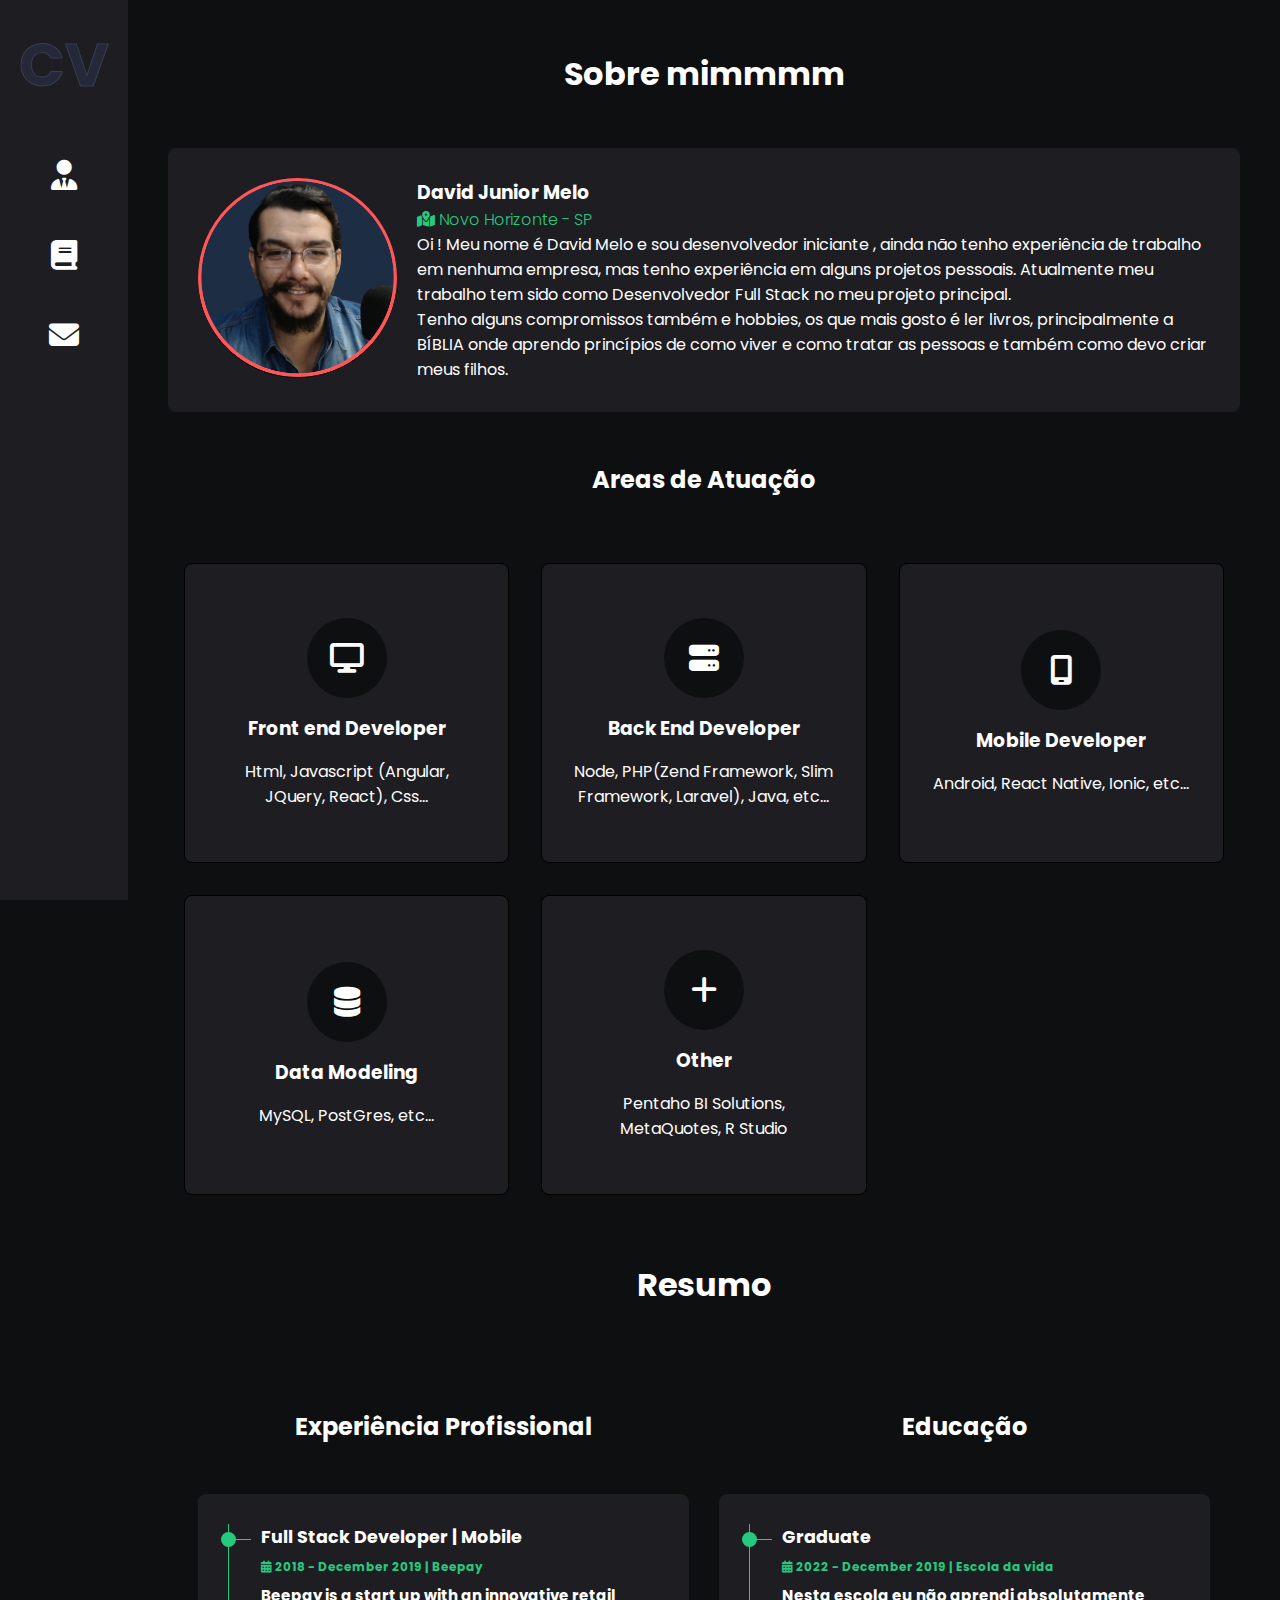
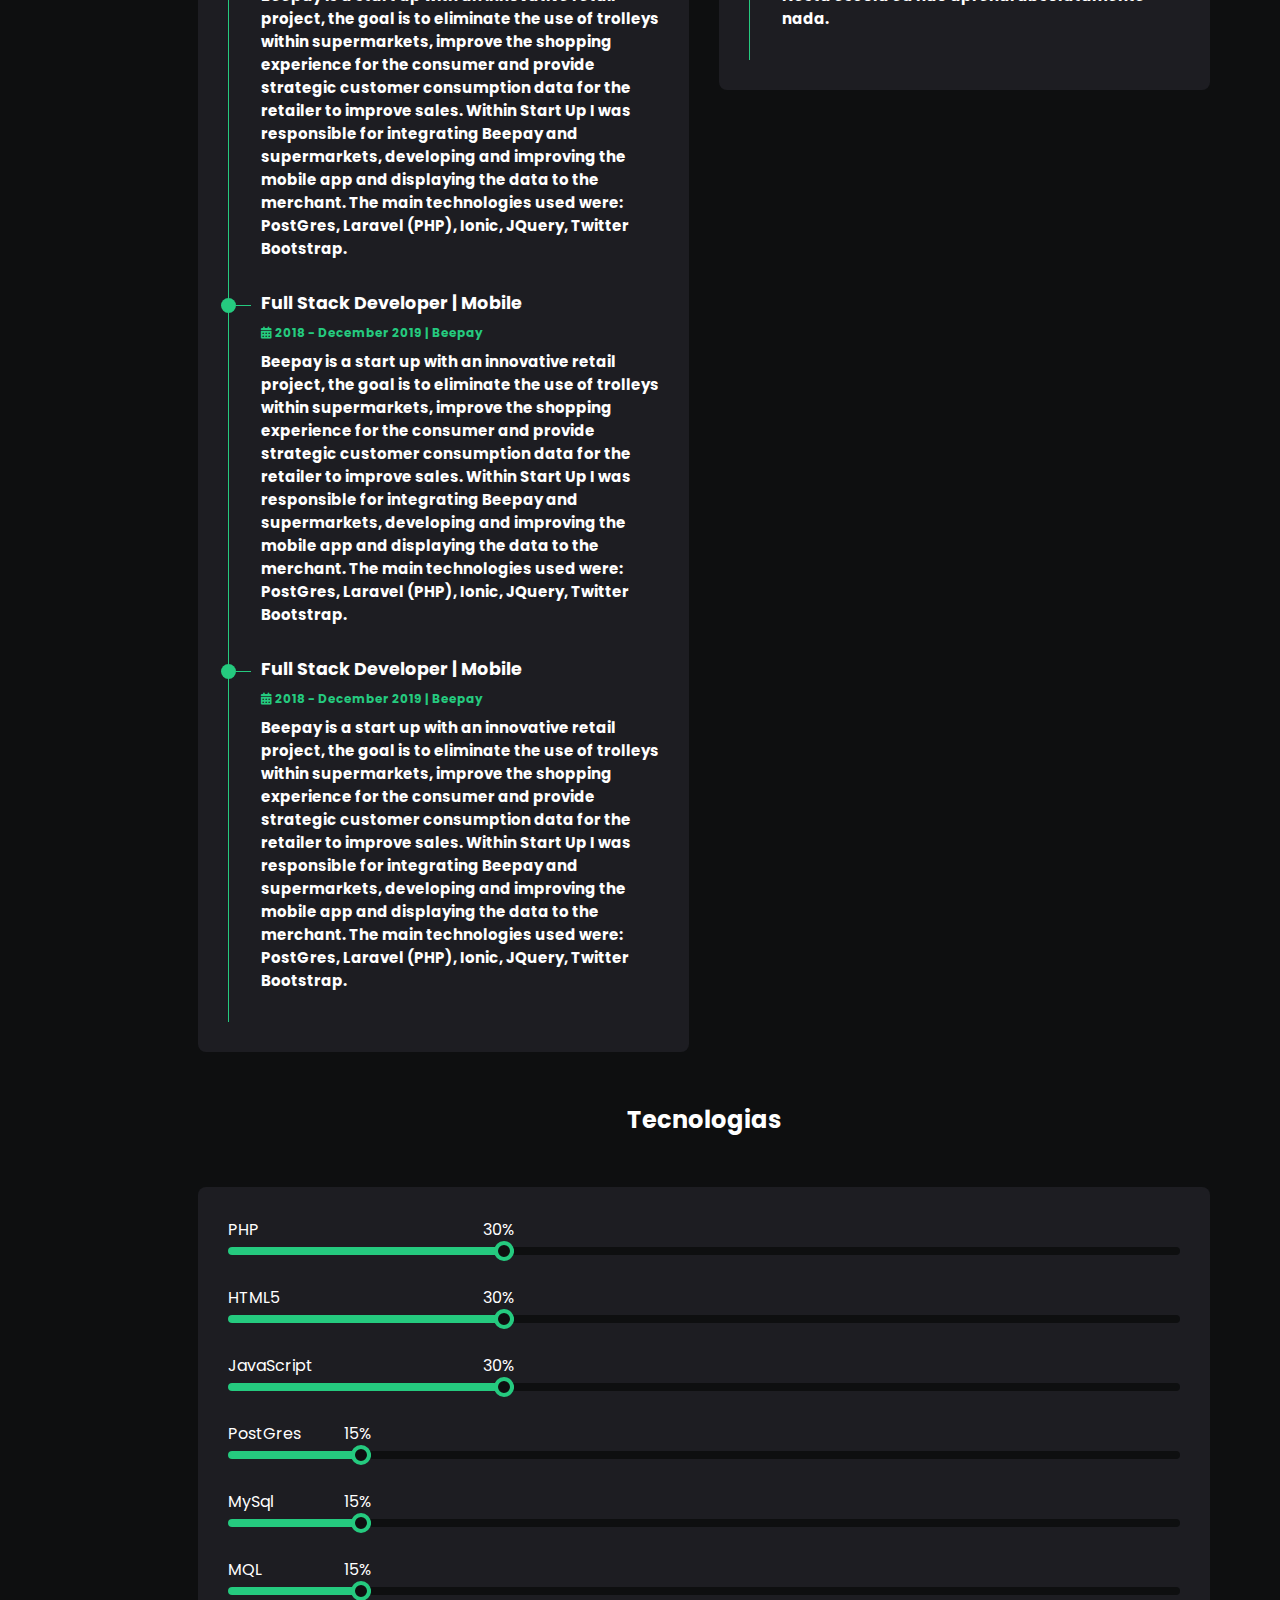
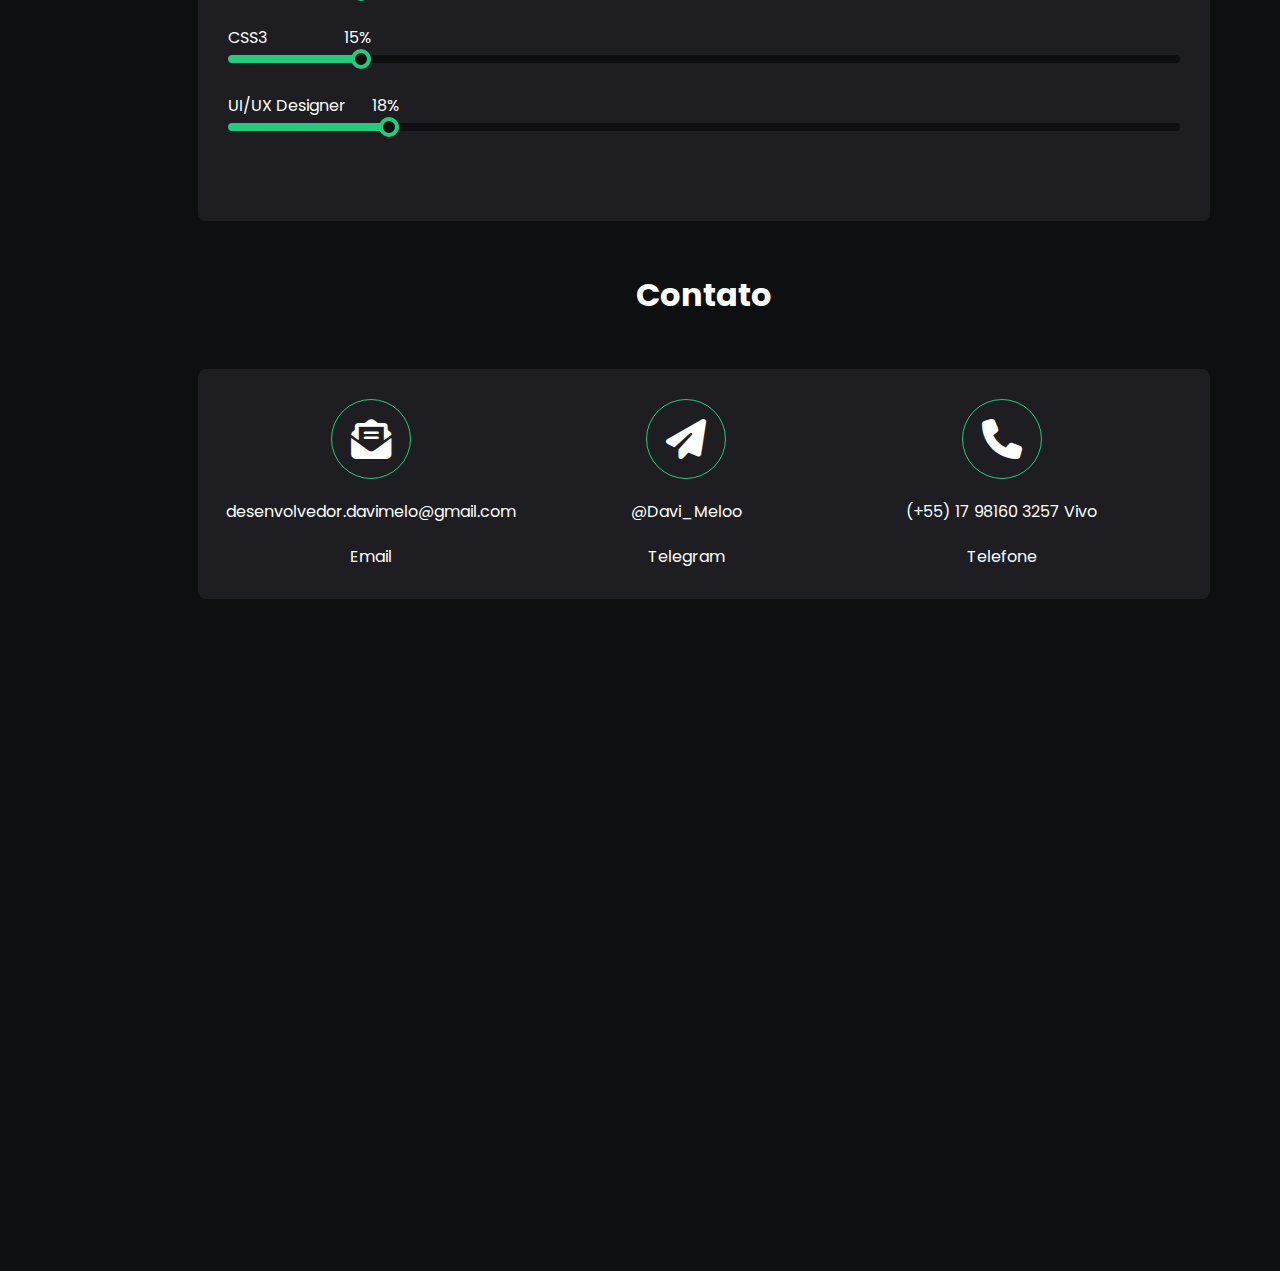
<file: index.html>
<html>

<head>
    <title>Meu Curriculo Virtual</title>
    <link rel="stylesheet" href="./css/main.css" />
    <link rel="preconnect" href="https://fonts.googleapis.com">
    <link rel="preconnect" href="https://fonts.gstatic.com" crossorigin>
    <link href="https://fonts.googleapis.com/css2?family=Poppins:wght@300;400;500;600&display=swap" rel="stylesheet">
    <link href="https://cdnjs.cloudflare.com/ajax/libs/font-awesome/6.1.1/css/all.min.css" rel="stylesheet">

</head>

<body>
    <div class="container">
        <!--Classe PAI-->
        <div class="menu">

            <td class="menu">
                <div class="logo">
                    <h2 data-text="CV" class="fill-animation">CV</h2>
                </div>
                <p>
                    <a href="#AboutMeSection">
                        <i class="fa-solid fa-user-tie"></i>
                        <!--Sobre min-->
                    </a>
                </p>

                <p>
                    <a href="#experienceSection">
                        <i class="fa-solid fa-book"></i>
                        <!--Profissional-->
                    </a>
                </p>

                <p>
                    <a href="#contactSection">
                        <i class="fa-solid fa-envelope"></i>
                        <!--Contato-->
                    </a>
                </p>


        </div>

        <div class="content">



            <div id="AboutMeSection" style=" min-height: 1000px;">

                <h1 class="title"> Sobre mimmmm </h1>

                <div class="card-box card">

                    <div class="card-box-img">
                        <img src="./img/PERFIL VERMELHA 2.png" alt="">

                    </div>

                    <div class="card-box-body">

                        <p>
                        <h3> David Junior Melo </h3>
                        </p>

                        <div class="loc">
                            <i class="fas fa-map-marked-alt padding-rigth-17" > </i>
                            Novo Horizonte - SP
                        </div>

                        <div>
                            <p> Oi ! Meu nome é David Melo e sou desenvolvedor iniciante , ainda não tenho experiência
                                de
                                trabalho em nenhuma empresa, mas tenho experiência em alguns projetos pessoais.
                                Atualmente meu trabalho tem sido como Desenvolvedor Full Stack no meu projeto principal.
                            </p>

                            <p> Tenho alguns compromissos também e hobbies, os que mais gosto é ler livros,
                                principalmente a
                                BÍBLIA onde aprendo princípios de como
                                viver e como tratar as pessoas e também como devo criar meus filhos. </p>
                        </div>

                    </div>
                </div>

                <h2 class="title"> Areas de Atuação</h2>
                <div class="service-container">
                    <div class="service-item">
                        <div class="service-item-card card">
                            <div class="service-item-card-icon">
                                <i class="fa-solid fa-display"></i>

                            </div>

                            <!--1 CAXINHA DE SERVICE-->
                            <div class="service-item-card-title">
                                <h3> Front end Developer</h3>

                            </div>

                            <div class="service-item-card-description">
                                <span>Html, Javascript (Angular, JQuery, React), Css...</span>
                            </div>

                        </div>

                    </div>

                    <!--2 CAXINHA DE SERVICE-->
                    <div class="service-item">
                        <div class="service-item-card card">
                            <div class="service-item-card-icon">
                                <i class="fa-solid fa-server"></i>

                            </div>

                            <div class="service-item-card-title">
                                <h3>Back End Developer</h3>

                            </div>

                            <div class="service-item-card-description">
                                <span>Node, PHP(Zend Framework, Slim Framework, Laravel), Java, etc...</span>
                            </div>

                        </div>

                    </div>


                    <!--3 CAXINHA DE SERVICE-->
                    <div class="service-item">
                        <div class="service-item-card card">
                            <div class="service-item-card-icon">
                                <i class="fa-solid fa-mobile-screen"></i>

                            </div>

                            <div class="service-item-card-title">
                                <h3>Mobile Developer</h3>

                            </div>

                            <div class="service-item-card-description">
                                <span>Android, React Native, Ionic, etc...</span>
                            </div>

                        </div>

                    </div>

                    <!--4 CAXINHA DE SERVICE-->
                    <div class="service-item">
                        <div class="service-item-card card">
                            <div class="service-item-card-icon">
                                <i class="fa-solid fa-database"></i>

                            </div>

                            <div class="service-item-card-title">
                                <h3>Data Modeling</h3>

                            </div>

                            <div class="service-item-card-description">
                                <span>MySQL, PostGres, etc...</span>
                            </div>

                        </div>

                    </div>




                    <!--5 CAXINHA DE SERVICE-->
                    <div class="service-item">
                        <div class="service-item-card card">
                            <div class="service-item-card-icon">
                                <i class="fa-solid fa-plus"></i>

                            </div>

                            <div class="service-item-card-title">
                                <h3> Other</h3>

                            </div>

                            <div class="service-item-card-description">
                                <span>Pentaho BI Solutions, MetaQuotes, R Studio</span>
                            </div>

                        </div>

                    </div>

                </div>
            </div>
            <div id="experienceSection" style=" min-height: 1000px;">
                <h1 class="title">Resumo</h1>
                <div class="flexbox">
                    <div class="flexbox-item">
                        <h2 class="title">
                            Experiência Profissional
                        </h2>
                        <div class="card">
                            <div class="timeline-item">
                                <div class="timeline-item-marker">

                                    <div class="timeline-item-marker-circle">


                                    </div>

                                    <div class="timeline-item-marker-line">

                                    </div>

                                </div>


                                <h3> Full Stack Developer | Mobile <h3>

                                        <p class="timeline-item-period">
                                            <i class="fa-solid fa-calendar-days"></i> 2018 - December 2019 | Beepay
                                        </p>

                                        <h4> Beepay is a start up with an innovative retail project, the goal is to
                                            eliminate the use of trolleys within supermarkets, improve the shopping
                                            experience for the consumer and provide strategic customer consumption
                                            data for
                                            the retailer to improve sales.
                                            Within Start Up I was responsible for integrating Beepay and
                                            supermarkets,
                                            developing and improving the mobile app and displaying the data to the
                                            merchant.
                                            The main technologies used were: PostGres, Laravel (PHP), Ionic, JQuery,
                                            Twitter
                                            Bootstrap.
                                        </h4>

                            </div>
                            <div class="timeline-item">
                                <div class="timeline-item-marker">

                                    <div class="timeline-item-marker-circle">


                                    </div>

                                    <div class="timeline-item-marker-line">

                                    </div>

                                </div>


                                <h3> Full Stack Developer | Mobile <h3>

                                        <p class="timeline-item-period">
                                            <i class="fa-solid fa-calendar-days"></i> 2018 - December 2019 | Beepay
                                        </p>

                                        <h4> Beepay is a start up with an innovative retail project, the goal is to
                                            eliminate the use of trolleys within supermarkets, improve the shopping
                                            experience for the consumer and provide strategic customer consumption
                                            data for
                                            the retailer to improve sales.
                                            Within Start Up I was responsible for integrating Beepay and
                                            supermarkets,
                                            developing and improving the mobile app and displaying the data to the
                                            merchant.
                                            The main technologies used were: PostGres, Laravel (PHP), Ionic, JQuery,
                                            Twitter
                                            Bootstrap.
                                        </h4>

                            </div>
                            <div class="timeline-item">
                                <div class="timeline-item-marker">

                                    <div class="timeline-item-marker-circle">


                                    </div>

                                    <div class="timeline-item-marker-line">

                                    </div>

                                </div>


                                <h3> Full Stack Developer | Mobile <h3>

                                        <p class="timeline-item-period">
                                            <i class="fa-solid fa-calendar-days"></i> 2018 - December 2019 | Beepay
                                        </p>

                                        <h4> Beepay is a start up with an innovative retail project, the goal is to
                                            eliminate the use of trolleys within supermarkets, improve the shopping
                                            experience for the consumer and provide strategic customer consumption
                                            data for
                                            the retailer to improve sales.
                                            Within Start Up I was responsible for integrating Beepay and
                                            supermarkets,
                                            developing and improving the mobile app and displaying the data to the
                                            merchant.
                                            The main technologies used were: PostGres, Laravel (PHP), Ionic, JQuery,
                                            Twitter
                                            Bootstrap.
                                        </h4>

                            </div>
                        </div>

                    </div>



                    <div class="flexbox-item">
                        <h2 class="title">Educação</h2>
                        <div class="card">

                            <div class="timeline-item">
                                <div class="timeline-item-marker">

                                    <div class="timeline-item-marker-circle">


                                    </div>

                                    <div class="timeline-item-marker-line">

                                    </div>

                                </div>


                                <h3> Graduate <h3>

                                        <p class="timeline-item-period">
                                            <i class="fa-solid fa-calendar-days"></i> 2022 - December 2019 | Escola
                                            da vida
                                        </p>

                                        <h4> Nesta escola eu não aprendi absolutamente nada.
                                        </h4>

                            </div>

                        </div>



                    </div>

                </div>


                <h2 class="title"> Tecnologias </h2>
                <div class="card padding-top-60">

                    <div class="progress-bar">
                        <!--1 LINHA DA BARRA DE PROGRESSO-->
                        <div class="progress-bar-title">
                            PHP
                        </div>

                        <div class="progress-bar-done" style="width: 30%;">
                            <div class="progress-bar-done-text">
                                30%
                            </div>
                            <div class="bolinha-da-barra">

                            </div>
                        </div>

                    </div>

                    <div class="progress-bar">
                        <!--2 LINHA DA BARRA DE PROGRESSO-->
                        <div class="progress-bar-title">
                            HTML5
                        </div>

                        <div class="progress-bar-done" style="width: 30%;">
                            <div class="progress-bar-done-text">
                                30%
                            </div>
                            <div class="bolinha-da-barra">

                            </div>
                        </div>

                    </div>

                    <div class="progress-bar">
                        <!--3 LINHA DA BARRA DE PROGRESSO-->
                        <div class="progress-bar-title">
                            JavaScript
                        </div>

                        <div class="progress-bar-done" style="width: 30%;">
                            <div class="progress-bar-done-text">
                                30%
                            </div>
                            <div class="bolinha-da-barra">

                            </div>
                        </div>

                    </div>

                    <div class="progress-bar">
                        <!--4 LINHA DA BARRA DE PROGRESSO-->
                        <div class="progress-bar-title">
                            PostGres
                        </div>

                        <div class="progress-bar-done" style="width: 15%;">
                            <div class="progress-bar-done-text">
                                15%
                            </div>
                            <div class="bolinha-da-barra">

                            </div>
                        </div>

                    </div>

                    <div class="progress-bar">
                        <!--5 LINHA DA BARRA DE PROGRESSO-->
                        <div class="progress-bar-title">
                            MySql
                        </div>

                        <div class="progress-bar-done" style="width: 15%;">
                            <div class="progress-bar-done-text">
                                15%
                            </div>
                            <div class="bolinha-da-barra">

                            </div>
                        </div>

                    </div>

                    <div class="progress-bar">
                        <!--6 LINHA DA BARRA DE PROGRESSO-->
                        <div class="progress-bar-title">
                            MQL
                        </div>

                        <div class="progress-bar-done" style="width: 15%;">
                            <div class="progress-bar-done-text">
                                15%
                            </div>
                            <div class="bolinha-da-barra">

                            </div>
                        </div>

                    </div>

                    <div class="progress-bar">
                        <!--7 LINHA DA BARRA DE PROGRESSO-->
                        <div class="progress-bar-title">
                            CSS3
                        </div>

                        <div class="progress-bar-done" style="width: 15%;">
                            <div class="progress-bar-done-text">
                                15%
                            </div>
                            <div class="bolinha-da-barra">

                            </div>
                        </div>

                    </div>

                    <div class="progress-bar">
                        <!--8 LINHA DA BARRA DE PROGRESSO-->
                        <div class="progress-bar-title">
                            UI/UX Designer
                        </div>

                        <div class="progress-bar-done" style="width: 18%;">
                            <div class="progress-bar-done-text">
                                18%
                            </div>
                            <div class="bolinha-da-barra">

                            </div>
                        </div>

                    </div>
                </div>

            </div>

            <div id="contactSection" style=" height: 1000px;">
                <h1 class="title">Contato</h1>
                <div class="card flexbox">

                    <div class="contact-item flexbox">
                        <div class="contact-item-icon">
                            <i class="fa-solid fa-envelope-open-text"></i>
                        </div>

                        <div class="contact-item-value">
                            desenvolvedor.davimelo@gmail.com
                        </div>
                        <div class="contact-item-description">
                            Email
                        </div>

                    </div>

                    <div class="contact-item flexbox">
                        <div class="contact-item-icon">
                            <i class="fa-solid fa-paper-plane"></i>
                        </div>
                        <div class="contact-item-value">
                            @Davi_Meloo
                        </div>
                        <div class="contact-item-description">
                            Telegram
                        </div>

                    </div>

                    <div class="contact-item flexbox">
                        <div class="contact-item-icon">
                            <i class="fas fa-phone"></i>
                        </div>
                        <div class="contact-item-value">
                            (+55) 17 98160 3257 Vivo
                        </div>
                        <div class="contact-item-description">
                            Telefone
                        </div>

                    </div>

                </div>

            </div>

        </div>

    </div>
</body>

</html>
</file>
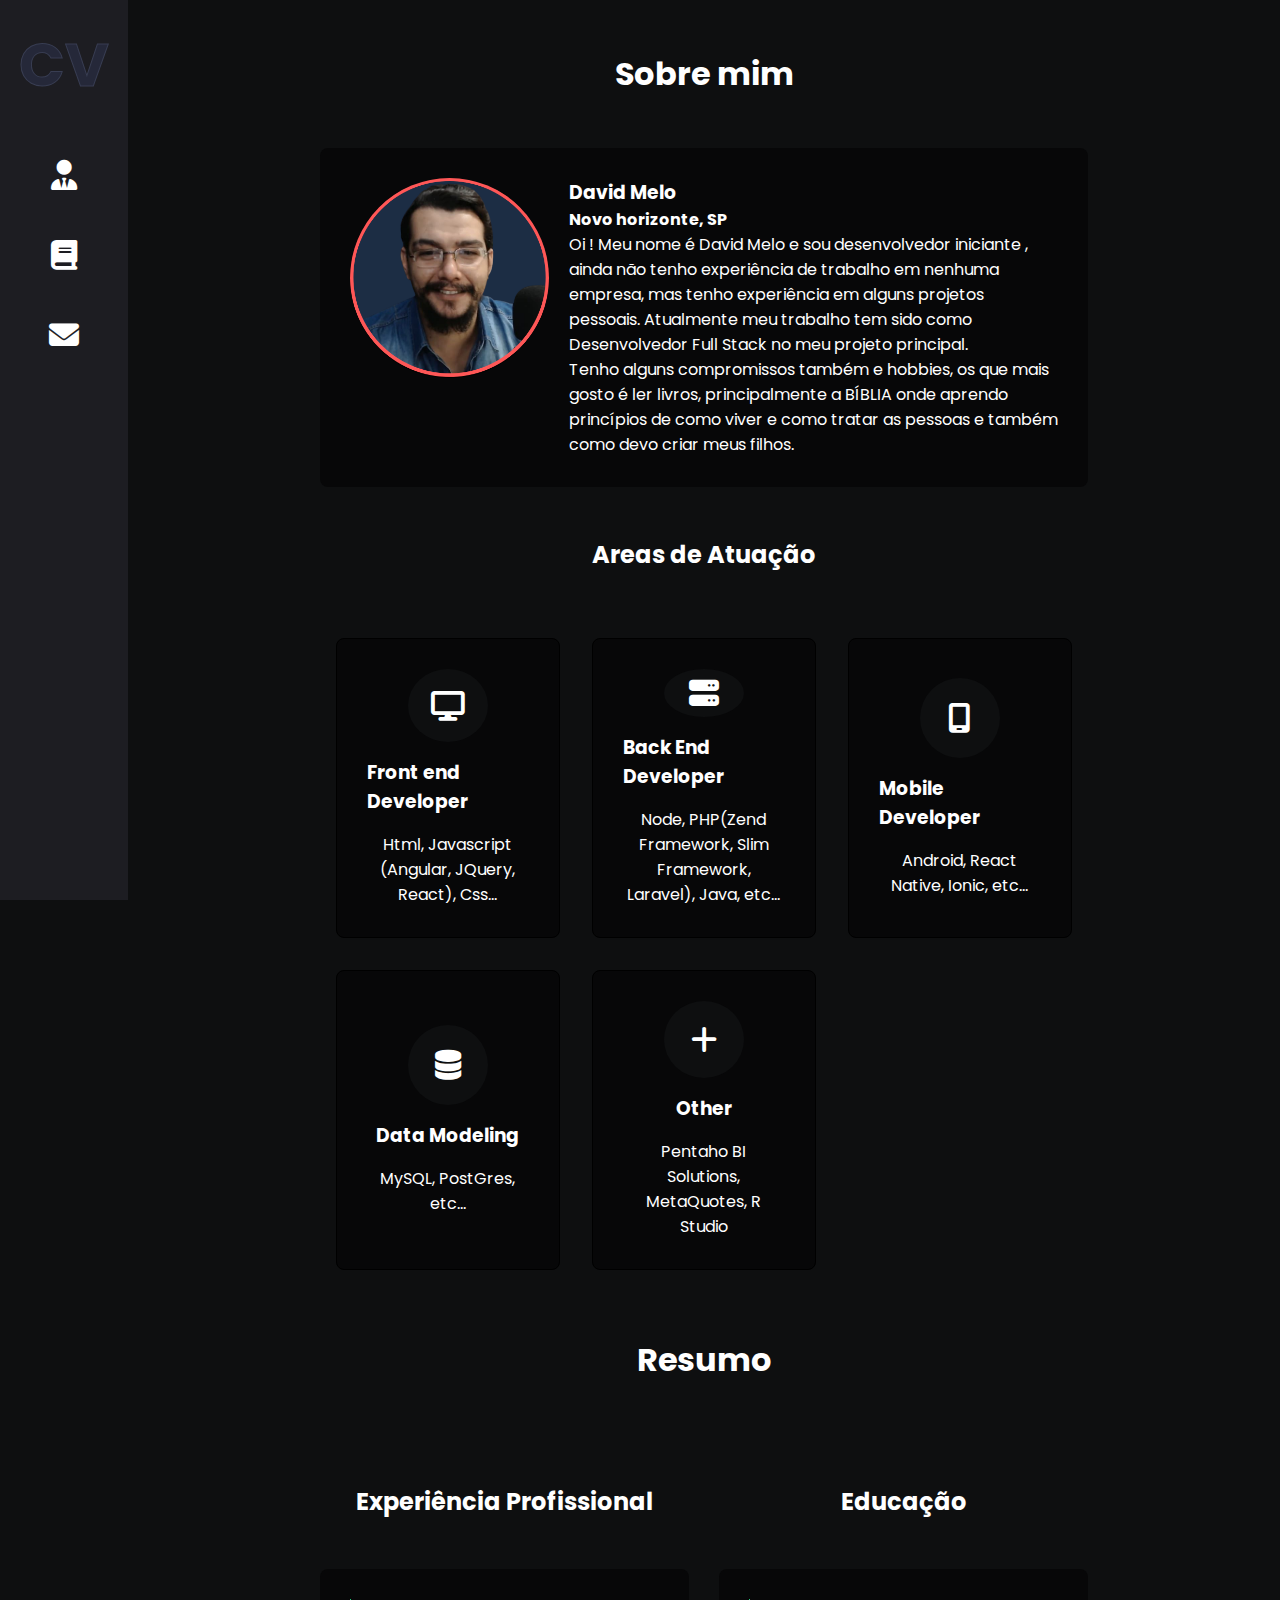
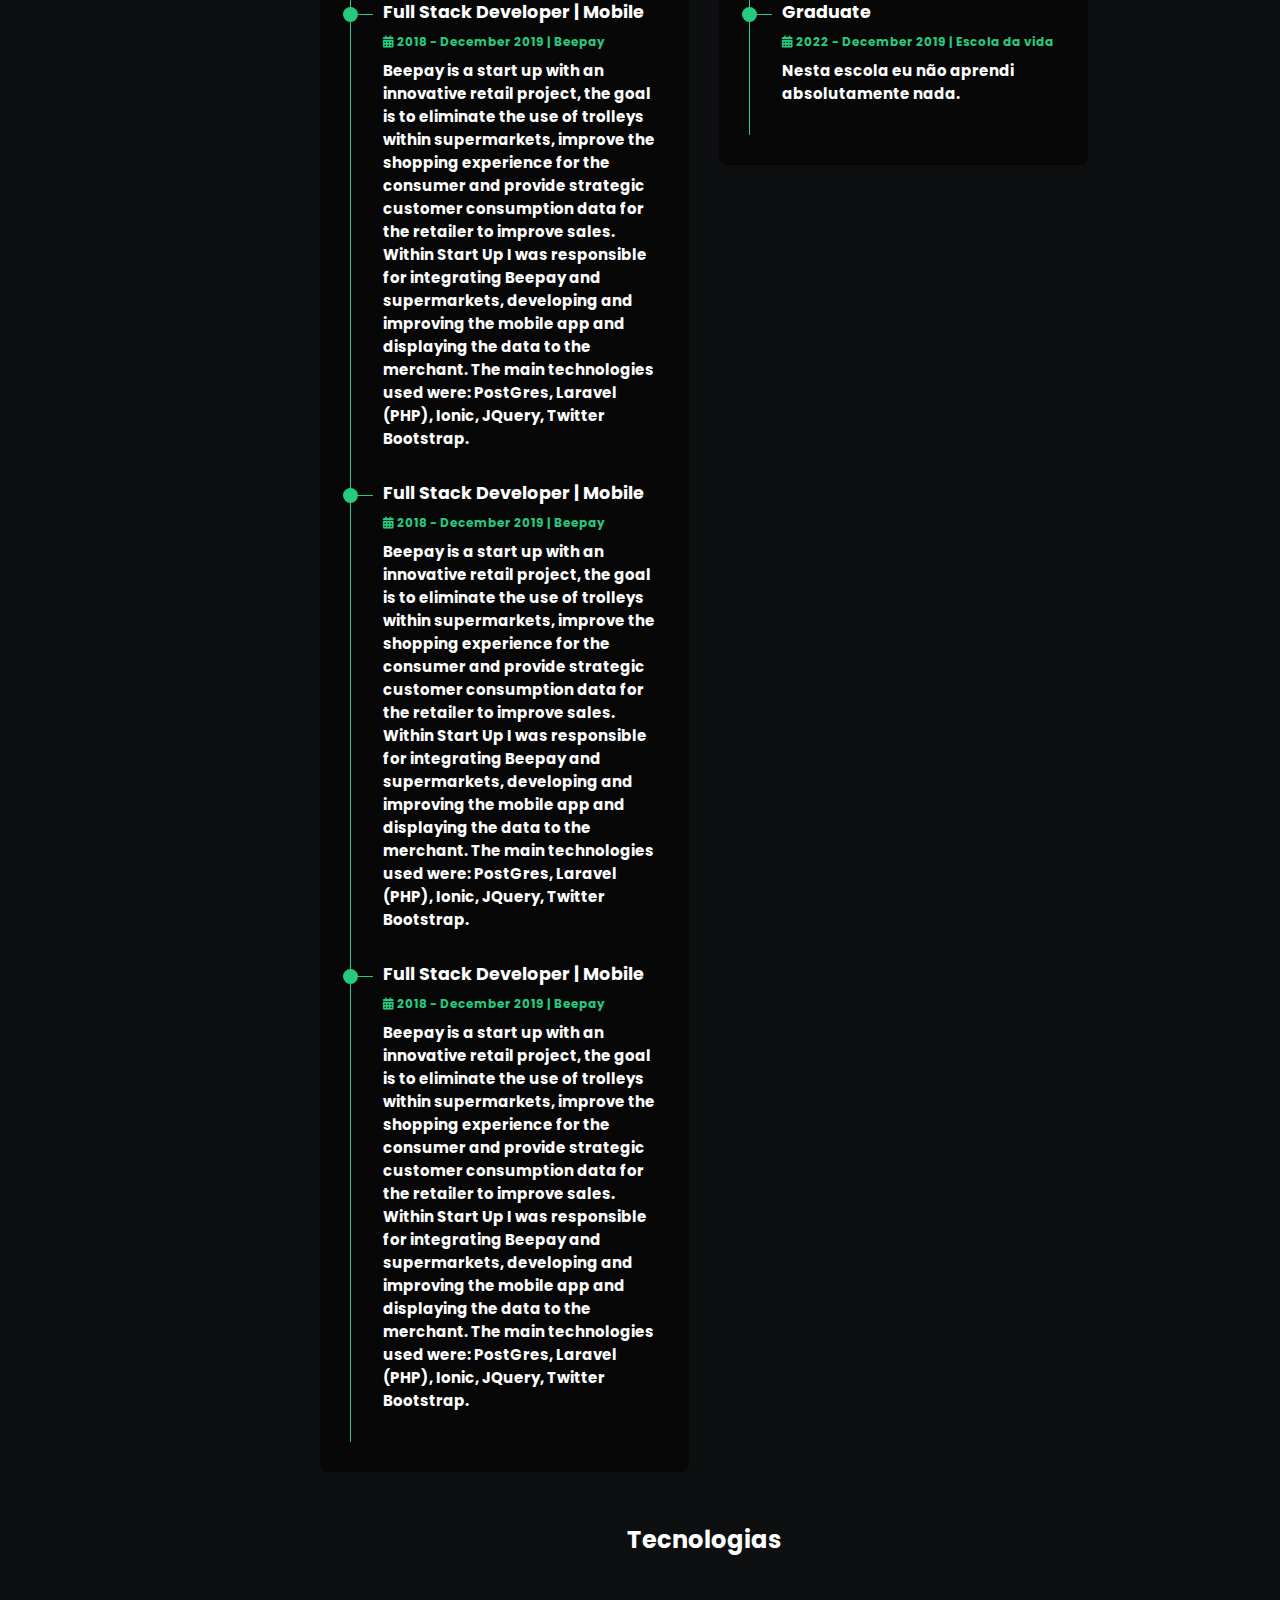
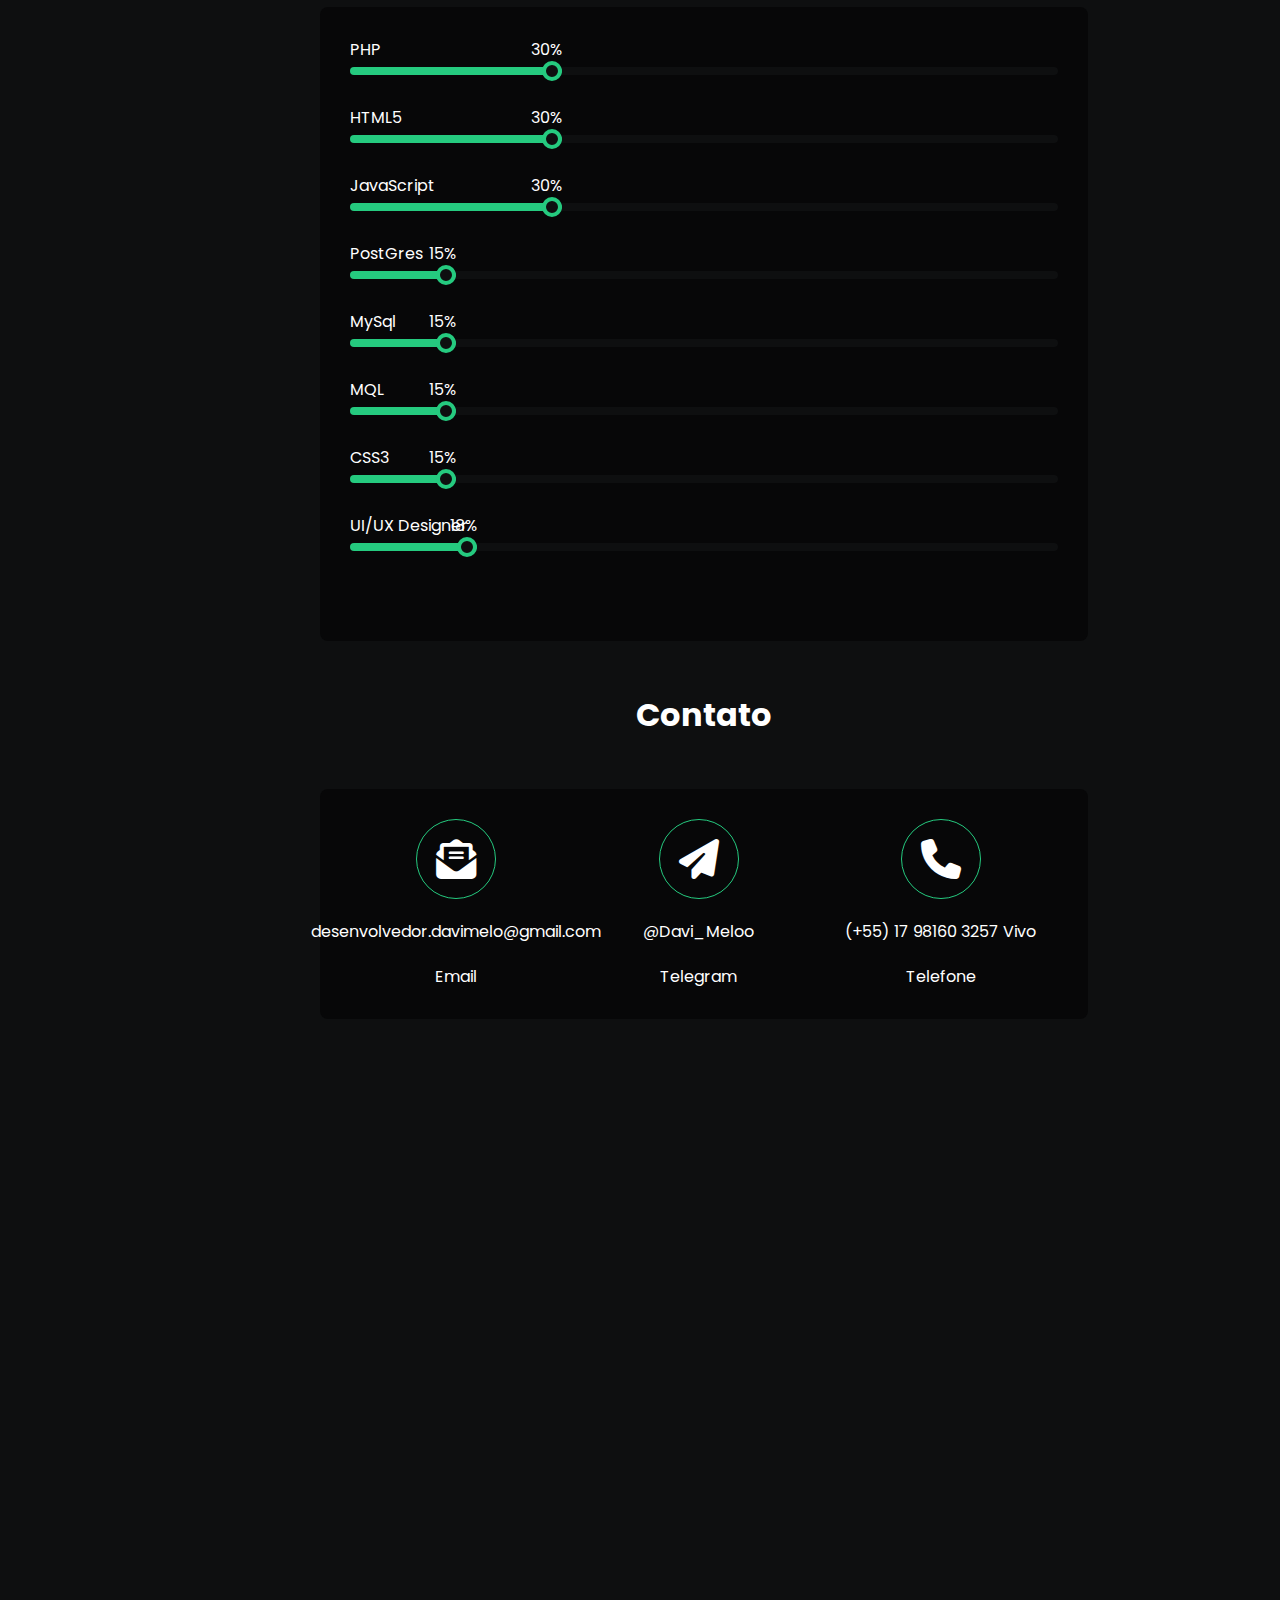
<file: CV2.html>
<html>

<head>

   <title> David Melo </title>

   <style>
      html {
         scroll-behavior: smooth;
      }

      /* ESTA DENTRO DE STYLE É TUDO CSS */

      * {
         box-sizing: border-box;
         margin: 0px;
         padding: 0px;
      }


      body {
         background: #0e0f10;
         color: white;
         font-family: 'Poppins', sans-serif;
      }

      .tabela-principal {
         /* aqui é parte css da tabela*/
         width: 100%;
         height: 100vh;
         border-collapse: collapse;
      }

      .cabecalho {
         background: black;
         color: blue;
         height: 200px;
      }



      .table-body {
         vertical-align: top;
         padding-left: 25%;
         padding-right: 15%;
      }

      .title {
         margin-top: 50px;
         margin-bottom: 50px;

         text-align: center;
      }

      .card-box {
         display: flex;
      }

      .card-box-img img {
         height: 200px;
         border-radius: 50%;
      }

      .card-box-body {
         margin-left: 20px;
      }

      .menu {
         width: 10%;
         background: #1d1d22;
         padding: 20px;
         vertical-align: top;
         text-align: center;
         position: fixed;
         height: 100%;
      }

      .menu a {
         color: white;
         text-decoration: none;
      }

      .menu a:hover {
         color: #25ca7f
      }

      .menu i {
         font-size: 30px;
      }

      .menu p {
         margin-bottom: 50px;
      }

      .menu .logo {
         /*font-size: 40px;*/
         /*font-weight: 600;*/
         /* border-bottom: 2px solid #25ca7f;*/
         display: flex;
         align-items: center;
         justify-content: center;
         margin-bottom: 50px;
      }

      .service-container {
         display: flex;
         flex-wrap: wrap;
      }

      .service-container .service-item {
         width: calc(33.33% - 32px);
         /* margin-bottom: 16px; */
         margin: 16px;

      }

      .service-container .service-item .service-item-card {
         border: 1px solid black;
         height: 300px;
         display: flex;
         flex-direction: column;
         align-items: center;
         justify-content: center;
      }

      .service-container .service-item .service-item-card:hover {
         border: solid 1px #25ca7f;
      }

      .service-item .service-item-card .service-item-card-icon {
         background-color: #0e0f10;
         height: 80px;
         border-radius: 1px solid black;
         width: 80px;
         border-radius: 50%;
         display: flex;
         align-items: center;
         justify-content: center;

      }



      .service-item .service-item-card .service-item-card-icon:hover {
         border: 1px solid #25ca7f;

      }

      .service-item .service-item-card .service-item-card-icon {
         font-size: 30px;

      }

      .service-item .service-item-card .service-item-card-title {
         margin-top: 16px;
         margin-bottom: 16px;
      }

      .service-item .service-item-card .service-item-card-description {
         text-align: center;
      }

      .flexbox {
         display: flex;
         gap: 30px;
      }

      .flexbox-item {
         width: 50%;
      }

      .card {
         background: #070708;
         padding: 30px;
         border-radius: 8px;

      }

      .timeline-item {
         padding-bottom: 30px;
         font-size: 15px;
         border-left: 1px solid #25ca7f;
         padding-left: 32px;
         position: relative;
      }

      .timeline-item-period {
         font-size: 12px;
         color: #25ca7f;
         margin-top: 8px;
         margin-bottom: 8px;
      }


      .timeline-item-marker {
         display: flex;
         align-items: center;
         position: absolute;
         top: 8px;
         left: -8px;

      }

      .timeline-item-marker-circle {
         height: 15px;
         width: 15px;
         background: #25ca7f;
         border-radius: 50%;
      }


      .timeline-item-marker-line {
         /* é a 3 caixa */

         height: 1px;
         width: 15px;
         background: #25ca7f;
      }

      #aboutMeSction,
      #experienceSection,
      #contactSection {
         scroll-margin-top: 50px;
      }

      .progress-bar {
         background-color: #0e0f10;
         height: 8px;
         border-radius: 8px;
         position: relative;
         margin-bottom: 60px;
      }

      .progress-bar-done {
         background: #25ca7f;
         height: 100%;
         border-radius: 8px;
         position: relative;
      }

      .bolinha-da-barra {
         height: 20px;
         width: 20px;
         border: 4px solid #25ca7f;
         border-radius: 50%;
         position: absolute;
         right: 0px;
         top: -6px;
         background-color: #0e0f10;
      }

      .progress-bar-title {
         position: absolute;
         top: -30px;
      }

      .progress-bar-done-text {
         position: absolute;
         top: -30px;
         right: 0px;
      }

      .padding-top-60 {
         padding-top: 60px;
      }

      .contact-item {
         text-align: center;
         flex-direction: column;
         width: 30%;
         align-items: center;
         gap: 20px;

      }

      .contact-item-icon {
         font-size: 40px;
         border: 1px solid #25ca7f;
         width: 80px;
         height: 80px;
         border-radius: 50%;
         display: flex;
         align-items: center;
         justify-content: center;
      }

      .card:hover {
         border: 1px solid #25ca7f;
      }

      .logo {
         transform: translatey(0px);
         animation: float 10s ease-in-out infinite;
      }

      @keyframes float {
         0% {

            transform: translateY (0px);
         }

         50% {
            transform: translateY(-30px);
         }

         100% {
            transform: translateY(0px);
         }
      }




      h2.fill-animation {
         position: relative;
         color: #252839;
         -webkit-text-stroke: 1px #383d52;
         text-transform: uppercase;
         font-size: 60px;

      }

      h2.fill-animation::before {
         content: attr(data-text);
         position: absolute;
         top: 0;
         left: 0;
         width: 0;
         height: 100%;
         color: #01fe87;
         -webkit-text-stroke: 0vw #383d52;
        /* border-right: 2px solid #01fe87;*/
         overflow: hidden;
         animation: animate 6s linear infinite;
      }

      @keyframes animate {


         0%,
         10% {
            width: 0;
         }

         70%,
         90%,
         100% {
            width: 100%;
         }
      }
   </style>



   <link rel="preconnect" href="https://fonts.googleapis.com">
   <link rel="preconnect" href="https://fonts.gstatic.com" crossorigin>
   <link href="https://fonts.googleapis.com/css2?family=Poppins:wght@300;400;500;600&display=swap" rel="stylesheet">

   <link href="https://cdnjs.cloudflare.com/ajax/libs/font-awesome/6.1.1/css/all.min.css" rel="stylesheet">


</head>

<body>
   <table class="tabela-principal">


      <tr>

         <td class="menu">
            <div class="logo">
               <h2 data-text="CV" class="fill-animation">CV</h2>
            </div>



            <p>
               <a href="#AboutMeSection">
                  <i class="fa-solid fa-user-tie"></i>
                  <!--Sobre min-->
               </a>
            </p>

            <p>
               <a href="#experienceSection">
                  <i class="fa-solid fa-book"></i>
                  <!--Profissional-->
               </a>
            </p>

            <p>
               <a href="#contactSection">
                  <i class="fa-solid fa-envelope"></i>
                  <!--Contato-->
               </a>
            </p>


         </td>


         <td class="table-body">
            <!--Parte maior da tabela-->

            <div id="AboutMeSection" style=" min-height: 1000px;">

               <h1 class="title"> Sobre mim </h1>

               <div class="card-box card">

                  <div class="card-box-img">
                     <img src="./img/PERFIL VERMELHA 2.png" alt="">

                  </div>

                  <div class="card-box-body">

                     <p>
                     <h3> David Melo </h3>
                     </p>
                     <p>
                     <h4> Novo horizonte, SP </h4>
                     </p>

                     <p> Oi ! Meu nome é David Melo e sou desenvolvedor iniciante , ainda não tenho experiência de
                        trabalho em nenhuma empresa, mas tenho experiência em alguns projetos pessoais.
                        Atualmente meu trabalho tem sido como Desenvolvedor Full Stack no meu projeto principal.
                     </p>


                     <p> Tenho alguns compromissos também e hobbies, os que mais gosto é ler livros, principalmente a
                        BÍBLIA onde aprendo princípios de como
                        viver e como tratar as pessoas e também como devo criar meus filhos. </p>


                  </div>
               </div>

               <h2 class="title"> Areas de Atuação</h2>
               <div class="service-container">
                  <div class="service-item">
                     <div class="service-item-card card">
                        <div class="service-item-card-icon">
                           <i class="fa-solid fa-display"></i>

                        </div>

                        <!--1 CAXINHA DE SERVICE-->
                        <div class="service-item-card-title">
                           <h3> Front end Developer</h3>

                        </div>

                        <div class="service-item-card-description">
                           <span>Html, Javascript (Angular, JQuery, React), Css...</span>
                        </div>

                     </div>

                  </div>

                  <!--2 CAXINHA DE SERVICE-->
                  <div class="service-item">
                     <div class="service-item-card card">
                        <div class="service-item-card-icon">
                           <i class="fa-solid fa-server"></i>

                        </div>

                        <div class="service-item-card-title">
                           <h3>Back End Developer</h3>

                        </div>

                        <div class="service-item-card-description">
                           <span>Node, PHP(Zend Framework, Slim Framework, Laravel), Java, etc...</span>
                        </div>

                     </div>

                  </div>


                  <!--3 CAXINHA DE SERVICE-->
                  <div class="service-item">
                     <div class="service-item-card card">
                        <div class="service-item-card-icon">
                           <i class="fa-solid fa-mobile-screen"></i>

                        </div>

                        <div class="service-item-card-title">
                           <h3>Mobile Developer</h3>

                        </div>

                        <div class="service-item-card-description">
                           <span>Android, React Native, Ionic, etc...</span>
                        </div>

                     </div>

                  </div>

                  <!--4 CAXINHA DE SERVICE-->
                  <div class="service-item">
                     <div class="service-item-card card">
                        <div class="service-item-card-icon">
                           <i class="fa-solid fa-database"></i>

                        </div>

                        <div class="service-item-card-title">
                           <h3>Data Modeling</h3>

                        </div>

                        <div class="service-item-card-description">
                           <span>MySQL, PostGres, etc...</span>
                        </div>

                     </div>

                  </div>




                  <!--5 CAXINHA DE SERVICE-->
                  <div class="service-item">
                     <div class="service-item-card card">
                        <div class="service-item-card-icon">
                           <i class="fa-solid fa-plus"></i>

                        </div>

                        <div class="service-item-card-title">
                           <h3> Other</h3>

                        </div>

                        <div class="service-item-card-description">
                           <span>Pentaho BI Solutions, MetaQuotes, R Studio</span>
                        </div>

                     </div>

                  </div>

               </div>
            </div>
            <div id="experienceSection" style=" min-height: 1000px;">
               <h1 class="title">Resumo</h1>
               <div class="flexbox">
                  <div class="flexbox-item">
                     <h2 class="title">
                        Experiência Profissional
                     </h2>
                     <div class="card">
                        <div class="timeline-item">
                           <div class="timeline-item-marker">

                              <div class="timeline-item-marker-circle">


                              </div>

                              <div class="timeline-item-marker-line">

                              </div>

                           </div>


                           <h3> Full Stack Developer | Mobile <h3>

                                 <p class="timeline-item-period">
                                    <i class="fa-solid fa-calendar-days"></i> 2018 - December 2019 | Beepay
                                 </p>

                                 <h4> Beepay is a start up with an innovative retail project, the goal is to
                                    eliminate the use of trolleys within supermarkets, improve the shopping
                                    experience for the consumer and provide strategic customer consumption data for
                                    the retailer to improve sales.
                                    Within Start Up I was responsible for integrating Beepay and supermarkets,
                                    developing and improving the mobile app and displaying the data to the merchant.
                                    The main technologies used were: PostGres, Laravel (PHP), Ionic, JQuery, Twitter
                                    Bootstrap.
                                 </h4>

                        </div>
                        <div class="timeline-item">
                           <div class="timeline-item-marker">

                              <div class="timeline-item-marker-circle">


                              </div>

                              <div class="timeline-item-marker-line">

                              </div>

                           </div>


                           <h3> Full Stack Developer | Mobile <h3>

                                 <p class="timeline-item-period">
                                    <i class="fa-solid fa-calendar-days"></i> 2018 - December 2019 | Beepay
                                 </p>

                                 <h4> Beepay is a start up with an innovative retail project, the goal is to
                                    eliminate the use of trolleys within supermarkets, improve the shopping
                                    experience for the consumer and provide strategic customer consumption data for
                                    the retailer to improve sales.
                                    Within Start Up I was responsible for integrating Beepay and supermarkets,
                                    developing and improving the mobile app and displaying the data to the merchant.
                                    The main technologies used were: PostGres, Laravel (PHP), Ionic, JQuery, Twitter
                                    Bootstrap.
                                 </h4>

                        </div>
                        <div class="timeline-item">
                           <div class="timeline-item-marker">

                              <div class="timeline-item-marker-circle">


                              </div>

                              <div class="timeline-item-marker-line">

                              </div>

                           </div>


                           <h3> Full Stack Developer | Mobile <h3>

                                 <p class="timeline-item-period">
                                    <i class="fa-solid fa-calendar-days"></i> 2018 - December 2019 | Beepay
                                 </p>

                                 <h4> Beepay is a start up with an innovative retail project, the goal is to
                                    eliminate the use of trolleys within supermarkets, improve the shopping
                                    experience for the consumer and provide strategic customer consumption data for
                                    the retailer to improve sales.
                                    Within Start Up I was responsible for integrating Beepay and supermarkets,
                                    developing and improving the mobile app and displaying the data to the merchant.
                                    The main technologies used were: PostGres, Laravel (PHP), Ionic, JQuery, Twitter
                                    Bootstrap.
                                 </h4>

                        </div>
                     </div>

                  </div>



                  <div class="flexbox-item">
                     <h2 class="title">Educação</h2>
                     <div class="card">

                        <div class="timeline-item">
                           <div class="timeline-item-marker">

                              <div class="timeline-item-marker-circle">


                              </div>

                              <div class="timeline-item-marker-line">

                              </div>

                           </div>


                           <h3> Graduate <h3>

                                 <p class="timeline-item-period">
                                    <i class="fa-solid fa-calendar-days"></i> 2022 - December 2019 | Escola da vida
                                 </p>

                                 <h4> Nesta escola eu não aprendi absolutamente nada.
                                 </h4>

                        </div>

                     </div>



                  </div>

               </div>


               <h2 class="title"> Tecnologias </h2>
               <div class="card padding-top-60">

                  <div class="progress-bar">
                     <!--1 LINHA DA BARRA DE PROGRESSO-->
                     <div class="progress-bar-title">
                        PHP
                     </div>

                     <div class="progress-bar-done" style="width: 30%;">
                        <div class="progress-bar-done-text">
                           30%
                        </div>
                        <div class="bolinha-da-barra">

                        </div>
                     </div>

                  </div>

                  <div class="progress-bar">
                     <!--2 LINHA DA BARRA DE PROGRESSO-->
                     <div class="progress-bar-title">
                        HTML5
                     </div>

                     <div class="progress-bar-done" style="width: 30%;">
                        <div class="progress-bar-done-text">
                           30%
                        </div>
                        <div class="bolinha-da-barra">

                        </div>
                     </div>

                  </div>

                  <div class="progress-bar">
                     <!--3 LINHA DA BARRA DE PROGRESSO-->
                     <div class="progress-bar-title">
                        JavaScript
                     </div>

                     <div class="progress-bar-done" style="width: 30%;">
                        <div class="progress-bar-done-text">
                           30%
                        </div>
                        <div class="bolinha-da-barra">

                        </div>
                     </div>

                  </div>

                  <div class="progress-bar">
                     <!--4 LINHA DA BARRA DE PROGRESSO-->
                     <div class="progress-bar-title">
                        PostGres
                     </div>

                     <div class="progress-bar-done" style="width: 15%;">
                        <div class="progress-bar-done-text">
                           15%
                        </div>
                        <div class="bolinha-da-barra">

                        </div>
                     </div>

                  </div>

                  <div class="progress-bar">
                     <!--5 LINHA DA BARRA DE PROGRESSO-->
                     <div class="progress-bar-title">
                        MySql
                     </div>

                     <div class="progress-bar-done" style="width: 15%;">
                        <div class="progress-bar-done-text">
                           15%
                        </div>
                        <div class="bolinha-da-barra">

                        </div>
                     </div>

                  </div>

                  <div class="progress-bar">
                     <!--6 LINHA DA BARRA DE PROGRESSO-->
                     <div class="progress-bar-title">
                        MQL
                     </div>

                     <div class="progress-bar-done" style="width: 15%;">
                        <div class="progress-bar-done-text">
                           15%
                        </div>
                        <div class="bolinha-da-barra">

                        </div>
                     </div>

                  </div>

                  <div class="progress-bar">
                     <!--7 LINHA DA BARRA DE PROGRESSO-->
                     <div class="progress-bar-title">
                        CSS3
                     </div>

                     <div class="progress-bar-done" style="width: 15%;">
                        <div class="progress-bar-done-text">
                           15%
                        </div>
                        <div class="bolinha-da-barra">

                        </div>
                     </div>

                  </div>

                  <div class="progress-bar">
                     <!--8 LINHA DA BARRA DE PROGRESSO-->
                     <div class="progress-bar-title">
                        UI/UX Designer
                     </div>

                     <div class="progress-bar-done" style="width: 18%;">
                        <div class="progress-bar-done-text">
                           18%
                        </div>
                        <div class="bolinha-da-barra">

                        </div>
                     </div>

                  </div>
               </div>

            </div>

            <div id="contactSection" style=" height: 1000px;">
               <h1 class="title">Contato</h1>
               <div class="card flexbox">

                  <div class="contact-item flexbox">
                     <div class="contact-item-icon">
                        <i class="fa-solid fa-envelope-open-text"></i>
                     </div>

                     <div class="contact-item-value">
                        desenvolvedor.davimelo@gmail.com
                     </div>
                     <div class="contact-item-description">
                        Email
                     </div>

                  </div>


                  <div class="contact-item flexbox">
                     <div class="contact-item-icon">
                        <i class="fa-solid fa-paper-plane"></i>
                     </div>
                     <div class="contact-item-value">
                        @Davi_Meloo
                     </div>
                     <div class="contact-item-description">
                        Telegram
                     </div>

                  </div>


                  <div class="contact-item flexbox">
                     <div class="contact-item-icon">
                        <i class="fas fa-phone"></i>
                     </div>
                     <div class="contact-item-value">
                        (+55) 17 98160 3257 Vivo
                     </div>
                     <div class="contact-item-description">
                        Telefone
                     </div>

                  </div>

               </div>

            </div>

         </td>
      </tr>




   </table>

</body>


</html>
</file>
<file: css/main.css>
* {
  box-sizing: border-box;
  margin: 0px;
  padding: 0px;
}

html {
  scroll-behavior: smooth;
}

body {
  background: #0e0f10;
  color: white;
  font-family: "Poppins", sans-serif;
}

.container {
  width: 100%;
  display: flex;
}

.content {
  height: 100%;
  width: 100%;
  vertical-align: top;
  max-width: 1200px;
  margin-left: auto;
  margin-right: auto;
  padding-left: 10%;
}

.title {
  margin-top: 50px;
  margin-bottom: 50px;
  text-align: center;
}

.flexbox {
  display: flex;
  gap: 30px;
}

.flexbox-item {
  width: 50%;
}

#aboutMeSction,
#experienceSection,
#contactSection {
  scroll-margin-top: 50px;
  margin-left: 30px;
  margin-right: 30px;
}

.padding-top-60 {
  padding-top: 60px !important;
}

.padding-rigth-18 {
  padding-right: 18px;
}

.loc {
  color: #25ca7f !important;
  font-weight: 300;
  
}

/* Menu Section Init */

.menu {
  background-color: red;
  height: 100%;
  width: 10%;
  background: #1d1d22;
  padding: 20px;
  vertical-align: top;
  text-align: center;
  position: fixed;
}

.menu a {
  color: white;
  text-decoration: none;
}

.menu a:hover {
  color: #25ca7f;
}

.menu i {
  font-size: 30px;
}

.menu p {
  margin-bottom: 50px;
}

.menu .logo {
  /*font-size: 40px;*/
  /*font-weight: 600;*/
  /* border-bottom: 2px solid #25ca7f;*/
  display: flex;
  align-items: center;
  justify-content: center;
  margin-bottom: 50px;
}

/* Menu Section End */

/* Fill animation Section Init */

h2.fill-animation {
  position: relative;
  color: #252839;
  -webkit-text-stroke: 1px #383d52;
  text-transform: uppercase;
  font-size: 60px;
}

h2.fill-animation::before {
  content: attr(data-text);
  position: absolute;
  top: 0;
  left: 0;
  width: 0;
  height: 100%;
  color: #01fe87;
  -webkit-text-stroke: 0vw #383d52;
  /*border-right: 2px solid #01fe87;*/
  overflow: hidden;
  animation: animate 6s linear forwards;
}

@keyframes animate {
  0%,
  10% {
    width: 0;
  }

  70%,
  90%,
  100% {
    width: 100%;
  }
}

/* Fill animation Section Ind */

/* Cardbox Section Init */

.card {
  background: #1d1d22;
  padding: 30px;
  border-radius: 8px;
}

.card-box {
  display: flex;
  background: yellow important;
}

.card-box-img img {
  height: 200px;
  border-radius: 50%;
}

.card-box-body {
  margin-left: 20px;
}

/* Cardbox Section End */

/* Service Section Init */

.service-container {
  display: flex;
  flex-wrap: wrap;
}

.service-container .service-item {
  width: calc(33.33% - 32px);
  /* margin-bottom: 16px; */
  margin: 16px;
}

.service-container .service-item .service-item-card {
  border: 1px solid black;
  height: 300px;
  display: flex;
  flex-direction: column;
  align-items: center;
  justify-content: center;
}

.service-container .service-item .service-item-card:hover {
  border: solid 1px #25ca7f;
}

.service-item .service-item-card .service-item-card-icon {
  background-color: #0e0f10;
  height: 80px;
  border-radius: 1px solid black;
  width: 80px;
  border-radius: 50%;
  display: flex;
  align-items: center;
  justify-content: center;
}

.service-item .service-item-card .service-item-card-icon:hover {
  border: 1px solid #25ca7f;
}
.service-item .service-item-card .service-item-card-icon {
  font-size: 30px;
}

.service-item .service-item-card .service-item-card-title {
  margin-top: 16px;
  margin-bottom: 16px;
}

.service-item .service-item-card .service-item-card-description {
  text-align: center;
}

/* Service Section End */

/* Timeline Section Init */

.timeline-item {
  padding-bottom: 30px;
  font-size: 15px;
  border-left: 1px solid #25ca7f;
  padding-left: 32px;
  position: relative;
}

.timeline-item-period {
  font-size: 12px;
  color: #25ca7f;
  margin-top: 8px;
  margin-bottom: 8px;
}

.timeline-item-marker {
  display: flex;
  align-items: center;
  position: absolute;
  top: 8px;
  left: -8px;
}

.timeline-item-marker-circle {
  height: 15px;
  width: 15px;
  background: #25ca7f;
  border-radius: 50%;
}

.timeline-item-marker-line {
  /* é a 3 caixa */

  height: 1px;
  width: 15px;
  background: #25ca7f;
}

/* Timeline Section End */

/* Progress Bar Section Init */

.progress-bar {
  background-color: #0e0f10;
  height: 8px;
  border-radius: 8px;
  position: relative;
  margin-bottom: 60px;
}

.progress-bar-done {
  background: #25ca7f;
  height: 100%;
  border-radius: 8px;
  position: relative;
}

.bolinha-da-barra {
  height: 20px;
  width: 20px;
  border: 4px solid #25ca7f;
  border-radius: 50%;
  position: absolute;
  right: 0px;
  top: -6px;
  background-color: #0e0f10;
}

.progress-bar-title {
  position: absolute;
  top: -30px;
}

.progress-bar-done-text {
  position: absolute;
  top: -30px;
  right: 0px;
}

/* Progress Bar Section End */

/* Contact Section Init */
.contact-item {
  text-align: center;
  flex-direction: column;
  width: 30%;
  align-items: center;
  gap: 20px;
}

.contact-item-icon {
  font-size: 40px;
  border: 1px solid #25ca7f;
  width: 80px;
  height: 80px;
  border-radius: 50%;
  display: flex;
  align-items: center;
  justify-content: center;
}

.card:hover {
  border: 1px solid #25ca7f;
}

.contact-item {
  transform: translatey(0px);
  animation: float 10s ease-in-out infinite;
}

/* Contact Section End */


 @media only screen and (max-width: 770px) {
  
  
 
  .menu {
    display: none;
  }
 
  .content {
    padding-left: 0px;
  }

 .card-box {
  flex-direction: column;
  align-items: center;
 }

 .card-box-body {
  margin-top: 16px;

 }

 .card-box-body p {
  margin-top: 8px;
  line-height: 40px;
 }
















}
</file>
